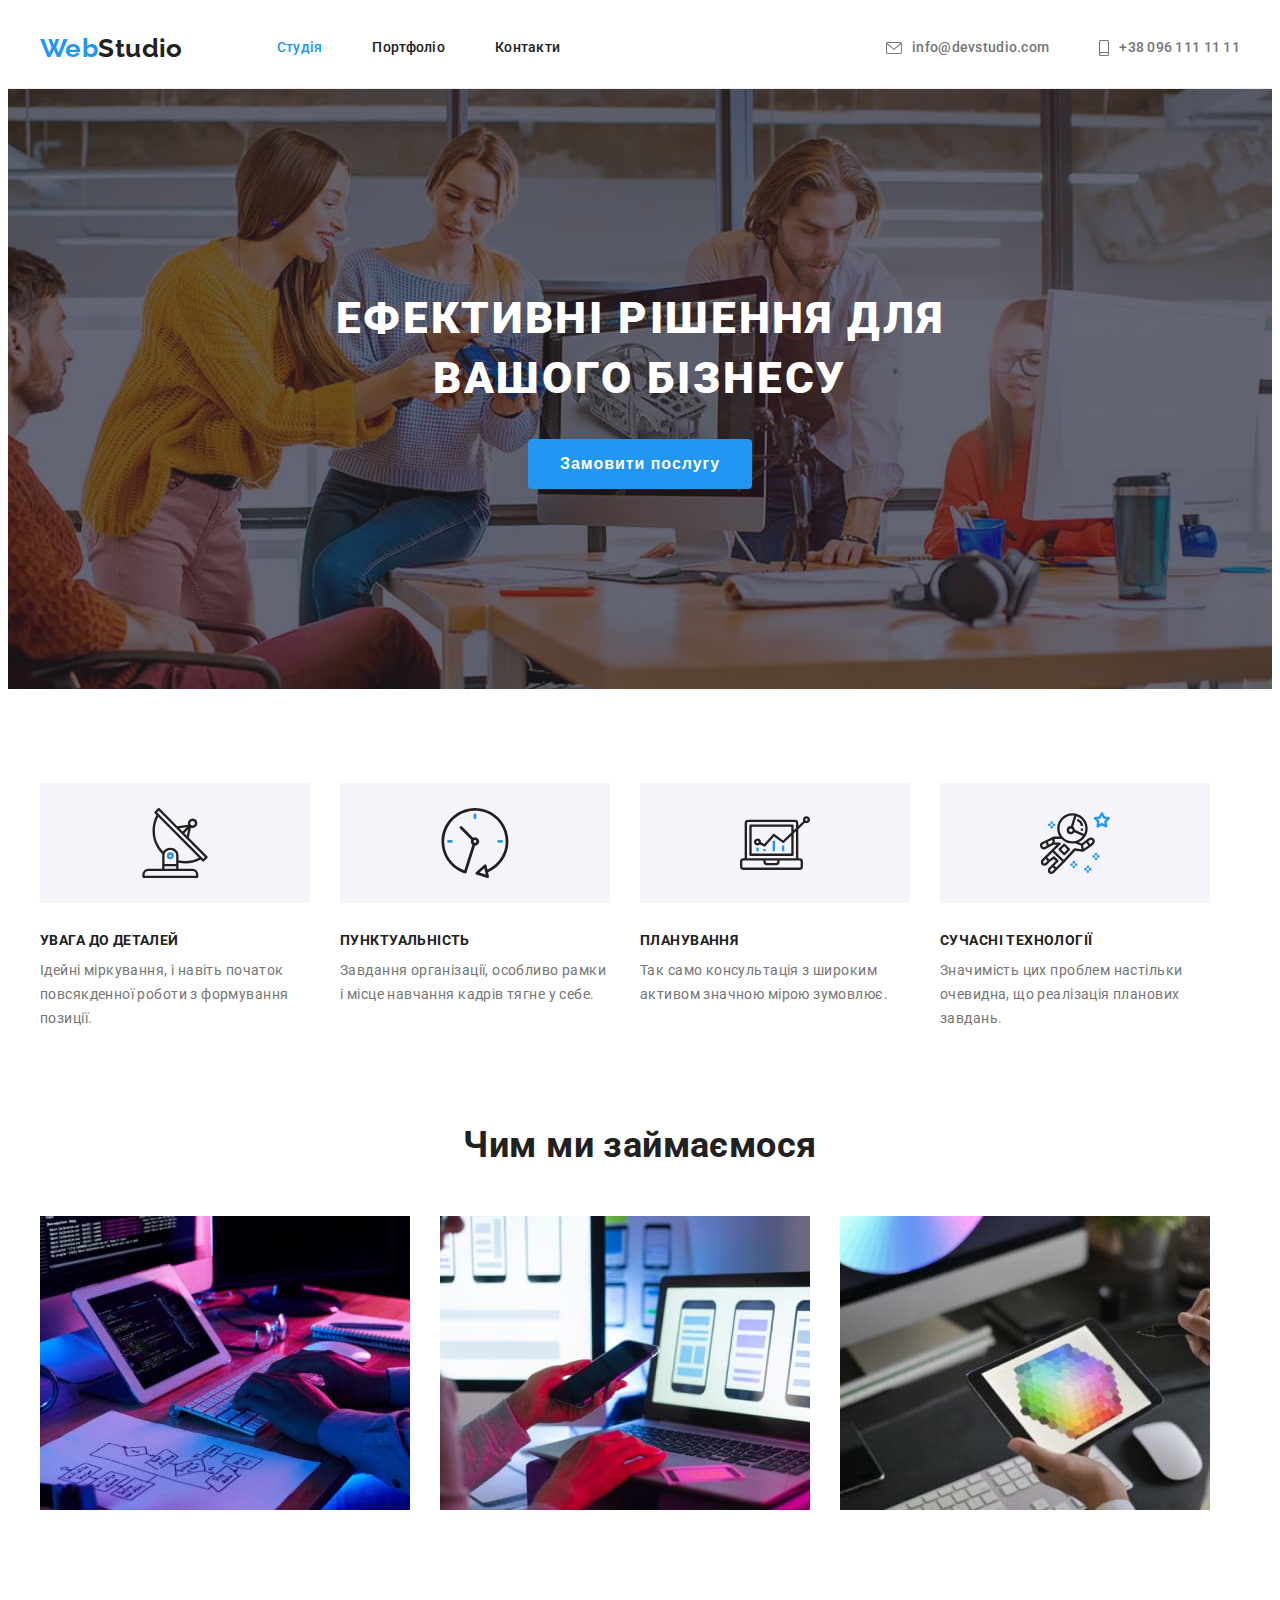
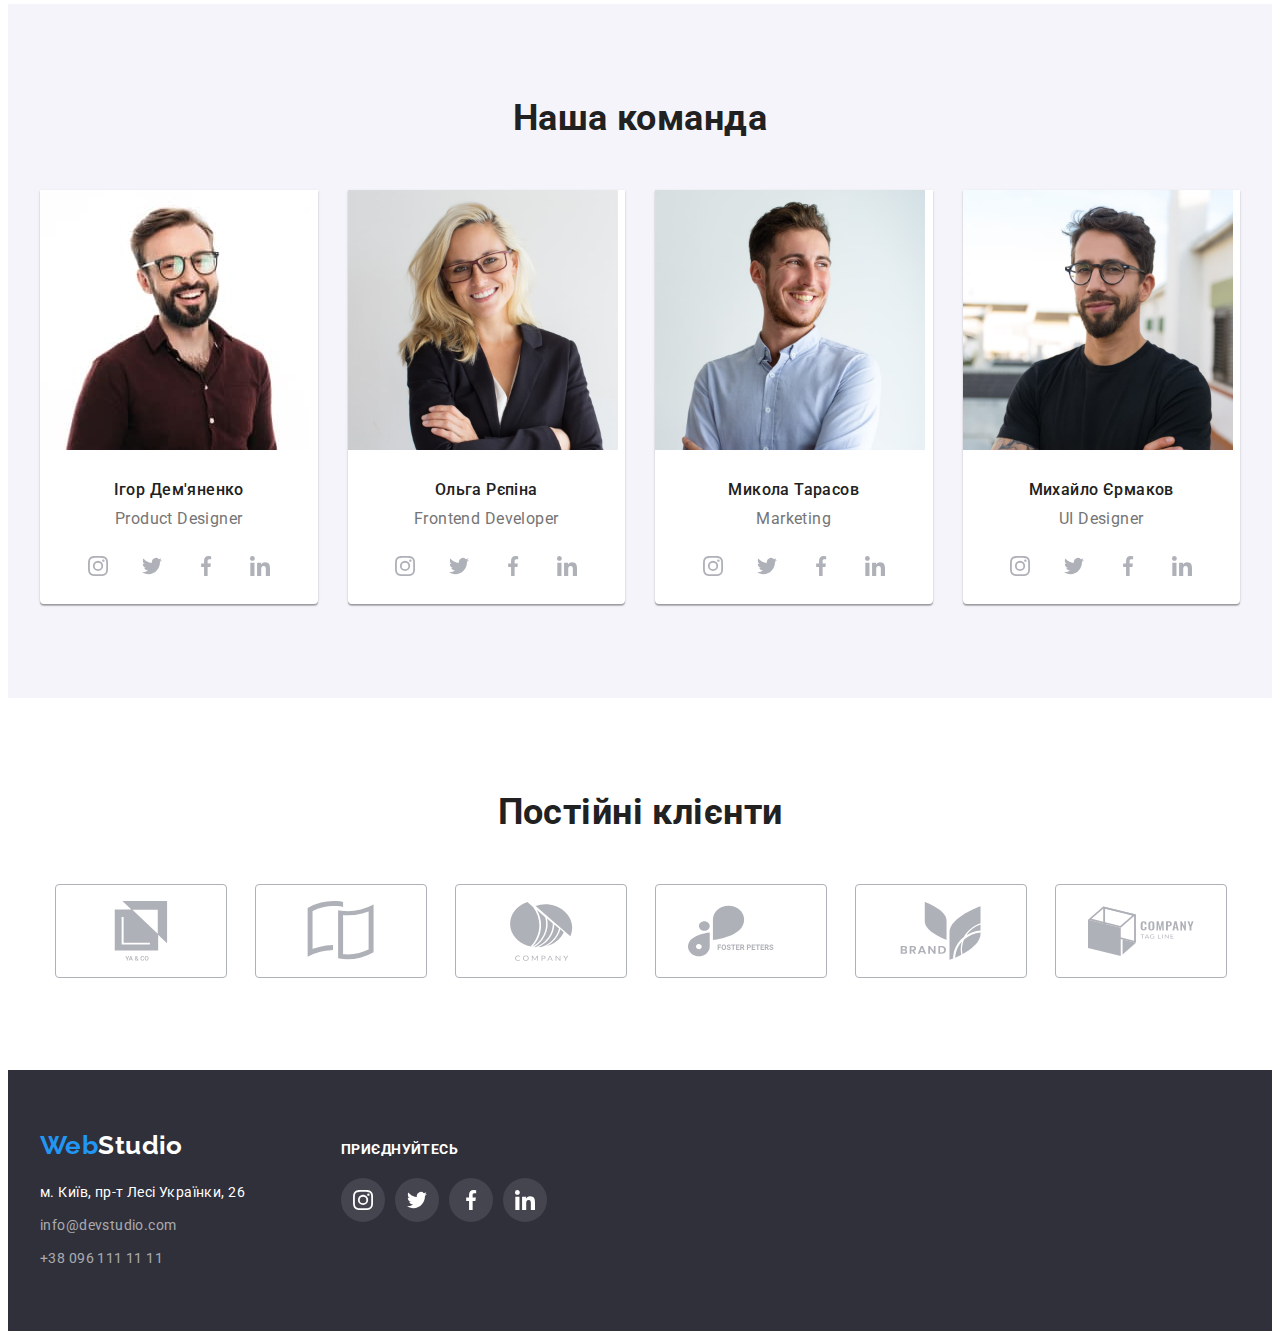
<file: index.html>
<!DOCTYPE html>
<html lang="uk">
  <head>
    <meta charset="UTF-8" />
    <meta http-equiv="X-UA-Compatible" content="IE=edge" />
    <meta name="viewport" content="width=device-width, initial-scale=1.0" />
    <title>WebStudio</title>
    <link
      href="https://fonts.googleapis.com/css2?family=Raleway:wght@700&family=Roboto:wght@400;500;700;900&display=swap"
      rel="stylesheet"
    />
    <link
      rel="stylesheet"
      href="https://cdnjs.cloudflare.com/ajax/libs/modern-normalize/1.1.0/modern-normalize.min.css"
      integrity="sha512-wpPYUAdjBVSE4KJnH1VR1HeZfpl1ub8YT/NKx4PuQ5NmX2tKuGu6U/JRp5y+Y8XG2tV+wKQpNHVUX03MfMFn9Q=="
      crossorigin="anonymous"
      referrerpolicy="no-referrer"
    />
    <link rel="stylesheet" href="./css/styles.css" />
  </head>
  <body>
    <header class="header">
      <div class="container">
        <!-- Navigation part -->
        <nav class="nav">
          <a href="./index.html" class="logo"
            >Web<span class="logo-part">Studio</span></a
          >
          <ul class="nav-list list">
            <li>
              <a href="./index.html" class="nav-link link current">Студія</a>
            </li>
            <li>
              <a href="./portfolio.html" class="nav-link link">Портфоліо</a>
            </li>
            <li><a href="" class="nav-link link">Контакти</a></li>
          </ul>
        </nav>
        <ul class="contact-list list">
          <li>
            <a href="mailto:info@devstudio.com" class="contact-link link">
              <svg width="16" height="12" class="contact-icons">
                <use href="./images/icons.svg#icon-envelope"></use></svg
              >info@devstudio.com</a
            >
          </li>
          <li>
            <a href="tel:+380961111111" class="contact-link link"
              ><svg width="10" height="16" class="contact-icons">
                <use href="./images/icons.svg#icon-smartphone"></use></svg
              >+38 096 111 11 11</a
            >
          </li>
        </ul>
      </div>
    </header>
    <!---- Hero ---->
    <main class="main-part">
      <section class="section hero overlay">
        <div class="container">
          <h1 class="hero-title">Ефективні рішення для вашого бізнесу</h1>
          <button type="button" class="hero-btn">Замовити послугу</button>
        </div>
      </section>
      <!-- Features -->
      <section class="section">
        <div class="container">
          <h2 class="visually-hidden">Особливості</h2>
          <ul class="features-list list">
            <li class="feature-item">
              <div class="feature-svg">
                <svg width="70" height="70" class="feature-item-icons">
                  <use href="./images/icons.svg#icon-antenna"></use>
                </svg>
              </div>
              <h3 class="feature-title">УВАГА ДО ДЕТАЛЕЙ</h3>
              <p class="feature-text">
                Ідейні міркування, і навіть початок повсякденної роботи з
                формування позиції.
              </p>
            </li>
            <li class="feature-item">
              <div class="feature-svg">
                <svg width="70" height="70" class="feature-item-icons">
                  <use href="./images/icons.svg#icon-clock"></use>
                </svg>
              </div>
              <h3 class="feature-title">ПУНКТУАЛЬНІСТЬ</h3>
              <p class="feature-text">
                Завдання організації, особливо рамки і місце навчання кадрів
                тягне у себе.
              </p>
            </li>
            <li class="feature-item">
              <div class="feature-svg">
                <svg width="70" height="70" class="feature-item-icons">
                  <use href="./images/icons.svg#icon-diagram"></use>
                </svg>
              </div>
              <h3 class="feature-title">ПЛАНУВАННЯ</h3>
              <p class="feature-text">
                Так само консультація з широким активом значною мірою зумовлює.
              </p>
            </li>
            <li class="feature-item">
              <div class="feature-svg">
                <svg width="70" height="70" class="feature-item-icons">
                  <use href="./images/icons.svg#icon-astronaut"></use>
                </svg>
              </div>
              <h3 class="feature-title">СУЧАСНІ ТЕХНОЛОГІЇ</h3>
              <p class="feature-text">
                Значимість цих проблем настільки очевидна, що реалізація
                планових завдань.
              </p>
            </li>
          </ul>
        </div>
      </section>
      <!----- Work ----->
      <section class="section work">
        <div class="container">
          <h2 class="section-title title">Чим ми займаємося</h2>
          <ul class="work-list list">
            <li>
              <img
                src="./images/img1.jpg"
                alt="десктопні додатки"
                width="370"
              />
            </li>
            <li>
              <img src="./images/img2.jpg" alt="мобільні додатки" width="370" />
            </li>
            <li>
              <img
                src="./images/img3.jpg"
                alt="дизайнерські рішення"
                width="370"
              />
            </li>
          </ul>
        </div>
      </section>
      <!------ Command ------>
      <section class="section command">
        <div class="container">
          <h2 class="section-title command-title">Наша команда</h2>
          <ul class="command-list list">
            <li class="command-item">
              <img
                src="./images/faces/img1.jpg"
                alt="1 член команди"
                width="270"
              />
              <div class="user">
                <h3 class="command-member">Ігор Дем'яненко</h3>
                <p lang="en" class="command-position">Product Designer</p>
                <ul class="command-soc-list list">
                  <li class="command-soc-items">
                    <a href="#" class="command-soc-link link">
                      <svg width="20" height="20" class="command-soc-icons">
                        <use href="./images/icons.svg#icon-instagram"></use>
                      </svg>
                    </a>
                  </li>
                  <li class="command-soc-items">
                    <a href="#" class="command-soc-link link">
                      <svg width="20" height="20" class="command-soc-icons">
                        <use href="./images/icons.svg#icon-twitter"></use>
                      </svg>
                    </a>
                  </li>
                  <li class="command-soc-items">
                    <a href="#" class="command-soc-link link">
                      <svg width="20" height="20" class="command-soc-icons">
                        <use href="./images/icons.svg#icon-facebook"></use>
                      </svg>
                    </a>
                  </li>
                  <li class="command-soc-items">
                    <a href="#" class="command-soc-link link">
                      <svg width="20" height="20" class="command-soc-icons">
                        <use href="./images/icons.svg#icon-linkedin"></use>
                      </svg>
                    </a>
                  </li>
                </ul>
              </div>
            </li>
            <li class="command-item">
              <img
                src="./images/faces/img2.jpg"
                alt="2 член команди"
                width="270"
              />
              <div class="user">
                <h3 class="command-member">Ольга Рєпіна</h3>
                <p lang="en" class="command-position">Frontend Developer</p>

                <ul class="command-soc-list list">
                  <li class="command-soc-items">
                    <a href="#" class="command-soc-link link">
                      <svg width="20" height="20" class="command-soc-icons">
                        <use href="./images/icons.svg#icon-instagram"></use>
                      </svg>
                    </a>
                  </li>
                  <li class="command-soc-items">
                    <a href="#" class="command-soc-link link">
                      <svg width="20" height="20" class="command-soc-icons">
                        <use href="./images/icons.svg#icon-twitter"></use>
                      </svg>
                    </a>
                  </li>
                  <li class="command-soc-items">
                    <a href="#" class="command-soc-link link">
                      <svg width="20" height="20" class="command-soc-icons">
                        <use href="./images/icons.svg#icon-facebook"></use>
                      </svg>
                    </a>
                  </li>
                  <li class="command-soc-items">
                    <a href="#" class="command-soc-link link">
                      <svg width="20" height="20" class="command-soc-icons">
                        <use href="./images/icons.svg#icon-linkedin"></use>
                      </svg>
                    </a>
                  </li>
                </ul>
              </div>
            </li>
            <li class="command-item">
              <img
                src="./images/faces/img3.jpg"
                alt="3 член команди"
                width="270"
              />
              <div class="user">
                <h3 class="command-member">Микола Тарасов</h3>
                <p lang="en" class="command-position">Marketing</p>

                <ul class="command-soc-list list">
                  <li class="command-soc-items">
                    <a href="#" class="command-soc-link link">
                      <svg width="20" height="20" class="command-soc-icons">
                        <use href="./images/icons.svg#icon-instagram"></use>
                      </svg>
                    </a>
                  </li>
                  <li class="command-soc-items">
                    <a href="#" class="command-soc-link link">
                      <svg width="20" height="20" class="command-soc-icons">
                        <use href="./images/icons.svg#icon-twitter"></use>
                      </svg>
                    </a>
                  </li>
                  <li class="command-soc-items">
                    <a href="#" class="command-soc-link link">
                      <svg width="20" height="20" class="command-soc-icons">
                        <use href="./images/icons.svg#icon-facebook"></use>
                      </svg>
                    </a>
                  </li>
                  <li class="command-soc-items">
                    <a href="#" class="command-soc-link link">
                      <svg width="20" height="20" class="command-soc-icons">
                        <use href="./images/icons.svg#icon-linkedin"></use>
                      </svg>
                    </a>
                  </li>
                </ul>
              </div>
            </li>
            <li class="command-item">
              <img
                src="./images/faces/img4.jpg"
                alt="4 член команди"
                width="270"
              />
              <div class="user">
                <h3 class="command-member">Михайло Єрмаков</h3>
                <p lang="en" class="command-position">UI Designer</p>

                <ul class="command-soc-list list">
                  <li class="command-soc-items">
                    <a href="#" class="command-soc-link link">
                      <svg width="20" height="20" class="command-soc-icons">
                        <use href="./images/icons.svg#icon-instagram"></use>
                      </svg>
                    </a>
                  </li>
                  <li class="command-soc-items">
                    <a href="#" class="command-soc-link link">
                      <svg width="20" height="20" class="command-soc-icons">
                        <use href="./images/icons.svg#icon-twitter"></use>
                      </svg>
                    </a>
                  </li>
                  <li class="command-soc-items">
                    <a href="#" class="command-soc-link link">
                      <svg width="20" height="20" class="command-soc-icons">
                        <use href="./images/icons.svg#icon-facebook"></use>
                      </svg>
                    </a>
                  </li>
                  <li class="command-soc-items">
                    <a href="#" class="command-soc-link link">
                      <svg width="20" height="20" class="command-soc-icons">
                        <use href="./images/icons.svg#icon-linkedin"></use>
                      </svg>
                    </a>
                  </li>
                </ul>
              </div>
            </li>
          </ul>
        </div>
      </section>
      <!----- Regular customers ----->
      <section class="section clients">
        <div class="container">
          <h2 class="section-title clients-title">Постійні клієнти</h2>
          <ul class="clients-list list">
            <li class="clients-item">
              <a href="#" class="clients-link link"
                ><svg width="106" height="60" class="clients-icons">
                  <use href="./images/icons.svg#icon-client-1"></use></svg
              ></a>
            </li>
            <li class="clients-item">
              <a href="#" class="clients-link link"
                ><svg width="106" height="60" class="clients-icons">
                  <use href="./images/icons.svg#icon-client-2"></use></svg
              ></a>
            </li>
            <li class="clients-item">
              <a href="#" class="clients-link link"
                ><svg width="106" height="60" class="clients-icons">
                  <use href="./images/icons.svg#icon-client-3"></use></svg
              ></a>
            </li>
            <li class="clients-item">
              <a href="#" class="clients-link link"
                ><svg width="106" height="60" class="clients-icons">
                  <use href="./images/icons.svg#icon-client-4"></use></svg
              ></a>
            </li>
            <li class="clients-item">
              <a href="#" class="clients-link link"
                ><svg width="106" height="60" class="clients-icons">
                  <use href="./images/icons.svg#icon-client-5"></use></svg
              ></a>
            </li>
            <li class="clients-item">
              <a href="#" class="clients-link link"
                ><svg width="106" height="60" class="clients-icons">
                  <use href="./images/icons.svg#icon-client-6"></use></svg
              ></a>
            </li>
          </ul>
        </div>
      </section>
    </main>
    <!-- Футер -->
    <footer class="footer">
      <div class="container container-position">
        <div class="address position">
          <a href="./index.html" class="logfoot"
            >Web<span class="logo-item">Studio</span></a
          >
          <address class="address">
            <ul class="address-list list">
              <li>
                <a
                  href="https://goo.gl/maps/gvaD3csY2YhePkUS9"
                  target="_blank"
                  rel="noreferrer noopener"
                  class="address-location"
                  >м. Київ, пр-т Лесі Українки, 26
                </a>
              </li>
              <li>
                <a href="mailto:info@devstudio.com" class="footer-contact"
                  >info@devstudio.com</a
                >
              </li>
              <li>
                <a href="tel:+380961111111" class="footer-contact"
                  >+38 096 111 11 11</a
                >
              </li>
            </ul>
          </address>
        </div>

        <div class="position social-links">
          <h3 class="social-title">Приєднуйтесь</h3>
          <ul class="social-list list">
            <li class="social-items">
              <a href="#" class="social-link link">
                <svg width="20" height="20" class="social-icons">
                  <use href="./images/icons.svg#icon-instagram"></use>
                </svg>
              </a>
            </li>
            <li class="social-items">
              <a href="#" class="social-link link">
                <svg width="20" height="20" class="social-icons">
                  <use href="./images/icons.svg#icon-twitter"></use>
                </svg>
              </a>
            </li>
            <li class="social-items">
              <a href="#" class="social-link link">
                <svg width="20" height="20" class="social-icons">
                  <use href="./images/icons.svg#icon-facebook"></use>
                </svg>
              </a>
            </li>
            <li class="social-items">
              <a href="#" class="social-link link">
                <svg width="20" height="20" class="social-icons">
                  <use href="./images/icons.svg#icon-linkedin"></use>
                </svg>
              </a>
            </li>
          </ul>
        </div>
      </div>
    </footer>
  </body>
</html>
</file>
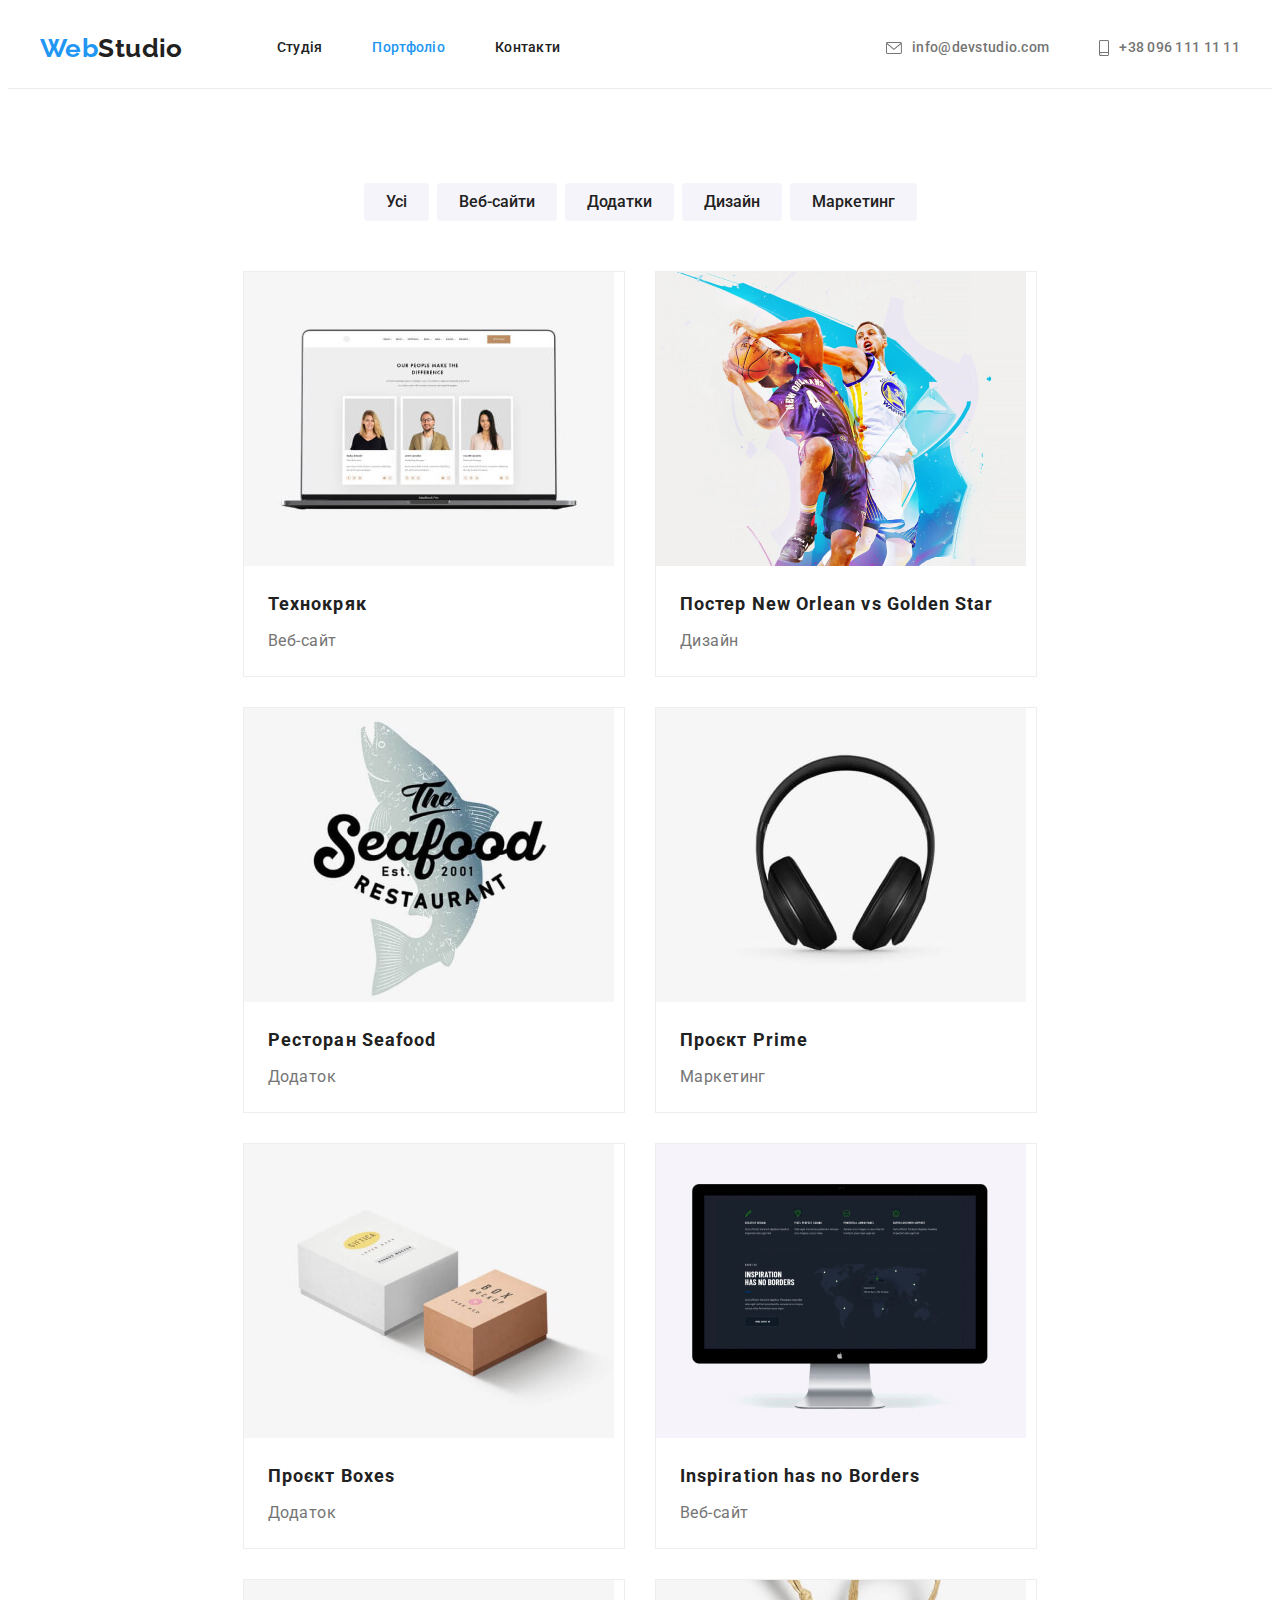
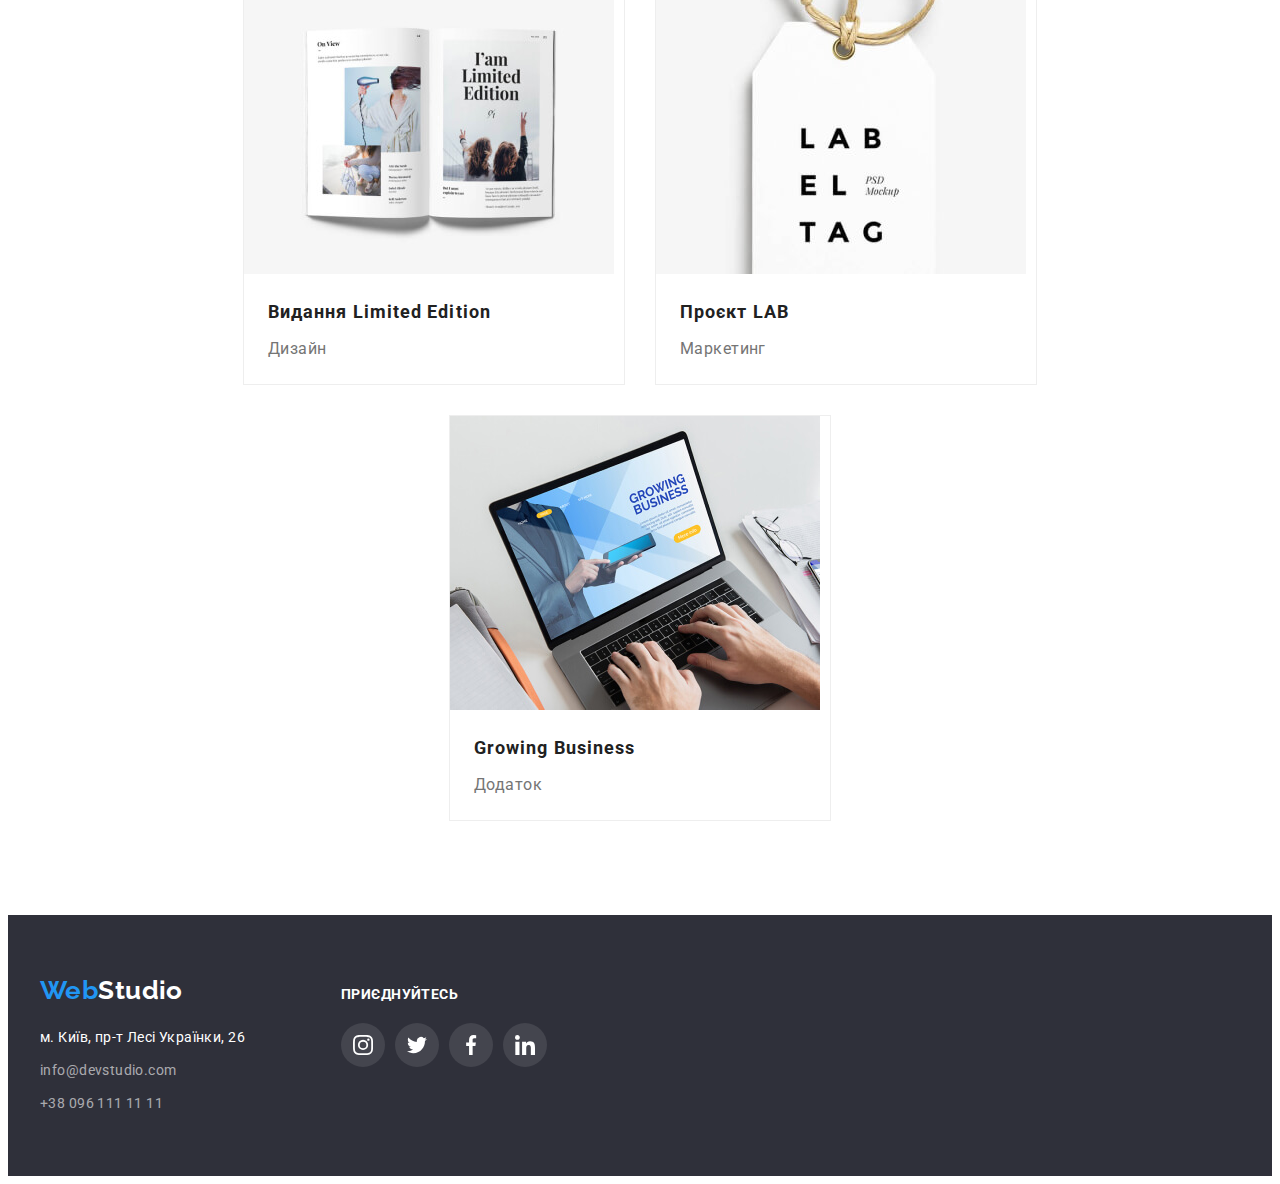
<file: portfolio.html>
<!DOCTYPE html>
<html lang="uk">
  <head>
    <meta charset="UTF-8" />
    <meta http-equiv="X-UA-Compatible" content="IE=edge" />
    <meta name="viewport" content="width=device-width, initial-scale=1.0" />
    <title>Portfolio</title>
    <link
      href="https://fonts.googleapis.com/css2?family=Raleway:wght@700&family=Roboto:wght@400;500;700;900&display=swap"
      rel="stylesheet"
    />
    <link
      rel="stylesheet"
      href="https://cdnjs.cloudflare.com/ajax/libs/modern-normalize/1.1.0/modern-normalize.min.css"
      integrity="sha512-wpPYUAdjBVSE4KJnH1VR1HeZfpl1ub8YT/NKx4PuQ5NmX2tKuGu6U/JRp5y+Y8XG2tV+wKQpNHVUX03MfMFn9Q=="
      crossorigin="anonymous"
      referrerpolicy="no-referrer"
    />
    <link rel="stylesheet" href="./css/styles.css" />
  </head>
  <body>
    <header class="header">
      <div class="container">
        <!-- Навігація  сторінки-->
        <nav class="nav">
          <a href="./index.html" class="logo"
            >Web<span class="logo-part">Studio</span></a
          >
          <ul class="nav-list list">
            <li><a href="./index.html" class="nav-link link">Студія</a></li>
            <li>
              <a href="./portfolio.html" class="nav-link link current"
                >Портфоліо</a
              >
            </li>
            <li><a href="" class="nav-link link">Контакти</a></li>
          </ul>
        </nav>
        <ul class="contact-list list">
          <li>
            <a href="mailto:info@devstudio.com" class="contact-link link">
              <svg width="16" height="12" class="contact-icons">
                <use href="./images/icons.svg#icon-envelope"></use></svg
              >info@devstudio.com</a
            >
          </li>
          <li>
            <a href="tel:+380961111111" class="contact-link link"
              ><svg width="10" height="16" class="contact-icons">
                <use href="./images/icons.svg#icon-smartphone"></use></svg
              >+38 096 111 11 11</a
            >
          </li>
        </ul>
      </div>
    </header>
    <!-- Мейн -->
    <main class="main-part">
      <section class="section">
        <div class="container">
          <!-- Всі кнопки -->
          <h1 class="visually-hidden">Всі кнопки</h1>
          <ul class="buttons-list">
            <li><button type="button" class="buttons-btn btn">Усі</button></li>
            <li>
              <button type="button" class="buttons-btn btn">Веб-сайти</button>
            </li>
            <li>
              <button type="button" class="buttons-btn btn">Додатки</button>
            </li>
            <li>
              <button type="button" class="buttons-btn btn">Дизайн</button>
            </li>
            <li>
              <button type="button" class="buttons-btn btn">Маркетинг</button>
            </li>
          </ul>
          <!-- Приклади проєктів -->
          <ul class="projects-list list">
            <li class="project-item">
              <img
                src="./images/portfolio/img-1.jpg"
                alt="Веб-сайт"
                width="370"
              />
              <div class="project">
                <h2 class="project-title">Технокряк</h2>
                <p class="project-info">Веб-сайт</p>
              </div>
            </li>
            <li class="project-item">
              <img
                src="./images/portfolio/img-2.jpg"
                alt="Дизайн"
                width="370"
              />
              <div class="project">
                <h2 class="project-title">
                  Постер <span lang="en">New Orlean vs Golden Star</span>
                </h2>
                <p class="project-info">Дизайн</p>
              </div>
            </li>
            <li class="project-item">
              <img
                src="./images/portfolio/img-3.jpg"
                alt="Додаток"
                width="370"
              />
              <div class="project">
                <h2 class="project-title">
                  Ресторан <span lang="en">Seafood</span>
                </h2>
                <p class="project-info">Додаток</p>
              </div>
            </li>
            <li class="project-item">
              <img
                src="./images/portfolio/img-4.jpg"
                alt="Маркетинг"
                width="370"
              />
              <div class="project">
                <h2 class="project-title">
                  Проєкт <span lang="en">Prime</span>
                </h2>
                <p class="project-info">Маркетинг</p>
              </div>
            </li>
            <li class="project-item">
              <img
                src="./images/portfolio/img-5.jpg"
                alt="Додаток"
                width="370"
              />
              <div class="project">
                <h2 class="project-title">
                  Проєкт <span lang="en">Boxes</span>
                </h2>
                <p class="project-info">Додаток</p>
              </div>
            </li>
            <li class="project-item">
              <img
                src="./images/portfolio/img-6.jpg"
                alt="Веб-сайт"
                width="370"
              />
              <div class="project">
                <h2 lang="en" class="project-title">
                  Inspiration has no Borders
                </h2>
                <p class="project-info">Веб-сайт</p>
              </div>
            </li>
            <li class="project-item">
              <img
                src="./images/portfolio/img-7.jpg"
                alt="Дизайн"
                width="370"
              />
              <div class="project">
                <h2 class="project-title">
                  Видання <span lang="en">Limited Edition</span>
                </h2>
                <p class="project-info">Дизайн</p>
              </div>
            </li>
            <li class="project-item">
              <img
                src="./images/portfolio/img-8.jpg"
                alt="Маркетинг"
                width="370"
              />
              <div class="project">
                <h2 class="project-title">Проєкт <span lang="en">LAB</span></h2>
                <p class="project-info">Маркетинг</p>
              </div>
            </li>
            <li class="project-item">
              <img
                src="./images/portfolio/img-9.jpg"
                alt="Додаток"
                width="370"
              />
              <div class="project">
                <h2 lang="en" class="project-title">Growing Business</h2>
                <p class="project-info">Додаток</p>
              </div>
            </li>
          </ul>
        </div>
      </section>
    </main>
    <!-- Футер -->
    <footer class="footer">
      <div class="container container-position">
        <div class="address position">
          <a href="./index.html" class="logfoot"
            >Web<span class="logo-item">Studio</span></a
          >
          <address class="address">
            <ul class="address-list list">
              <li>
                <a
                  href="https://goo.gl/maps/gvaD3csY2YhePkUS9"
                  target="_blank"
                  rel="noreferrer noopener"
                  class="address-location"
                  >м. Київ, пр-т Лесі Українки, 26
                </a>
              </li>
              <li>
                <a href="mailto:info@devstudio.com" class="footer-contact"
                  >info@devstudio.com</a
                >
              </li>
              <li>
                <a href="tel:+380961111111" class="footer-contact"
                  >+38 096 111 11 11</a
                >
              </li>
            </ul>
          </address>
        </div>

        <div class="position social-links">
          <h3 class="social-title">Приєднуйтесь</h3>
          <ul class="social-list list">
            <li class="social-items">
              <a href="#" class="social-link link">
                <svg width="20" height="20" class="social-icons">
                  <use href="./images/icons.svg#icon-instagram"></use>
                </svg>
              </a>
            </li>
            <li class="social-items">
              <a href="#" class="social-link link">
                <svg width="20" height="20" class="social-icons">
                  <use href="./images/icons.svg#icon-twitter"></use>
                </svg>
              </a>
            </li>
            <li class="social-items">
              <a href="#" class="social-link link">
                <svg width="20" height="20" class="social-icons">
                  <use href="./images/icons.svg#icon-facebook"></use>
                </svg>
              </a>
            </li>
            <li class="social-items">
              <a href="#" class="social-link link">
                <svg width="20" height="20" class="social-icons">
                  <use href="./images/icons.svg#icon-linkedin"></use>
                </svg>
              </a>
            </li>
          </ul>
        </div>
      </div>
    </footer>
  </body>
</html>
</file>
<file: css/styles.css>
:root {
  --primary-text-color: #212121;
  --secondary-text-color: #ffffff;
  --third-text-color: #afb1b8;
  --accent-color: #2196f3;
  --text-color: #757575;
  --main-background-color: #ffffff;
  --secondary-background-color: #2f303a;
  --third-background-color: #f5f4fa;
  --border-color: #eeeeee;
  --info-color: rgba(255, 255, 255, 0.6);

  --main-padding: 94px;
}
/* ----- Reset ---- */
p,
h1,
h2,
h3,
h4,
h5,
h6 {
  margin: 0px;
}
ul {
  margin: 0px;
}
.list {
  margin: 0px;
  padding: 0px;
  list-style: none;
}
.link {
  text-decoration: none;
  color: inherit;
}
img {
  display: block;
  max-width: 100%;
  height: auto;
}
body {
  color: var(--primary-text-color);
  background-color: var(--main-background-color);

  font-family: 'Roboto', 'Raleway', sans-serif;
  color: var(--primary-text-color);
  font-size: 14px;
  line-height: 1.71;
  letter-spacing: 0.03em;
}
/* -------- universal classes ------------*/
.container {
  width: 1200px;
  padding: 0px 15px;
  margin: 0 auto;
  /* outline: 2px solid tomato; */
}

.nav-link,
.section-link {
  font-weight: 500;
  line-height: 1.14;
  letter-spacing: 0.02em;
}
.section {
  padding: var(--main-padding) 0;
}
.section-title {
  font-size: 36px;
  line-height: 1.16;
  text-align: center;
  margin-bottom: 50px;
}
.feature-title,
.social-title {
  font-size: 14px;
  line-height: 1.14;
  text-transform: uppercase;
  margin-bottom: 10px;
}
.buttons-list {
  list-style: none;
  display: flex;
  justify-content: center;
  padding: 0;
  margin-bottom: 50px;
  gap: 8px;
}
/* .buttons-list > li:not(:last-child) {
  margin-right: 8px;
} */
/* ------ Hide headers -------*/
.visually-hidden {
  position: absolute;
  width: 1px;
  height: 1px;
  margin: -1px;
  border: 0;
  padding: 0;
  white-space: nowrap;
  overflow: hidden;
}
/* --------- Header ----------*/
.header .container {
  display: flex;
  align-items: center;
}
.nav {
  display: flex;
  align-items: center;
}
.nav-list {
  display: flex;
}
.nav-list > li:not(:last-child) {
  margin-right: 50px;
}
.nav-link {
  display: block;
  padding: 32px 0;
}
.header {
  border-bottom: 1px solid #ececec;
}
.logo,
.logfoot {
  color: var(--accent-color);
  text-decoration: none;

  font-family: 'Raleway';
  font-weight: 700;
  font-size: 26px;
  line-height: 1.19;
}
.logo {
  display: flex;
  margin-right: 94px;
}
.logo-part {
  color: var(--primary-text-color);
}
.contact-list {
  display: flex;
  margin-left: auto;
  gap: 50px;
}
.contact-link {
  color: var(--text-color);
  text-decoration: none;

  font-weight: 500;
  line-height: 1.14;
  letter-spacing: 0.02em;
  display: flex;
  padding: 32px 0;
  align-items: center;
}
.contact-icons {
  fill: currentColor;
  margin-right: 10px;
}
.contact-link:hover,
.contact-link:focus {
  color: var(--accent-color);
}
/* ------ Navigation part ------- */
.nav-link:hover,
.nav-link:focus {
  color: var(--accent-color);
}
.nav-link.current {
  color: var(--accent-color);
}
/* ------- Hero -------- */
.hero {
  background-color: var(--secondary-background-color);
  padding: 200px 0;
}
.hero-title {
  color: var(--secondary-text-color);
  font-weight: 900;
  font-size: 44px;
  line-height: 1.36;
  text-align: center;
  letter-spacing: 0.06em;
  text-transform: uppercase;

  display: block;
  margin: 0 auto;
  max-width: 696px;
  margin-bottom: 30px;
}
.hero-btn {
  border: none;
  color: var(--secondary-text-color);
  background-color: var(--accent-color);

  font-weight: 700;
  font-size: 16px;
  line-height: 1.88;
  letter-spacing: 0.06em;
  border-radius: 4px;

  cursor: pointer;
  display: block;
  margin: 0 auto;
  padding: 10px 32px;
}

/* ----- Overlay ------ */
.overlay {
  background: #c4c4c4;
  max-width: 1600px;
  margin-left: auto;
  margin-right: auto;
  background-image: linear-gradient(to right, rgba(47, 48, 58, 0.4), rgba(47, 48, 58, 0.4)),
    url(../images/overlay.jpg);
  background-size: cover;
  background-position: center;
  background-repeat: no-repeat;
}
/* ------- Work -------- */
.work {
  padding-top: 0px;
}
.work-list {
  display: flex;
}
.work-list > li:not(:last-child) {
  margin-right: 30px;
}

/* -------- Features --------------- */
.features-list {
  display: flex;
}
.feature-item:not(:last-child) {
  margin-right: 30px;
}
.feature-svg {
  background-color: var(--third-background-color);
  width: 270px;
  height: 120px;
  margin-bottom: 30px;
  display: flex;
  justify-content: center;
  align-items: center;
}
.feature-text {
  color: var(--text-color);
  max-width: 270px;
}
/* ---------------- Command ------------------ */
.command {
  background-color: #f5f4fa;
}
.user {
  padding-top: 30px;
  padding-bottom: 16px;
}
.command-member {
  font-weight: 500;
  font-size: 16px;
  line-height: 1.19;
  text-align: center;
}
.command-position {
  color: var(--text-color);
  font-size: 16px;
  line-height: 1.19;
  text-align: center;
  margin-bottom: 16px;
}
.command-soc-list {
  display: flex;
  justify-content: center;
  align-items: center;
  gap: 10px;
}
.command-soc-items {
  width: 44px;
  height: 44px;
}
.command-soc-link {
  width: 100%;
  height: 100%;
  border-radius: 50%;
  background-color: var(--secondary-text-color);
  display: flex;
  justify-content: center;
  align-items: center;
}
/* .command-soc-link:hover {
  background-color: var(--accent-color);
}
.command-soc-icons:hover {
  fill: var(--secondary-text-color);
} */

.command-soc-link:hover,
.command-soc-link:focus,
.command-soc-link:hover .command-soc-icons,
.command-soc-link:focus .command-soc-icons {
  background-color: var(--accent-color);
  fill: var(--secondary-text-color);
}

.command-soc-icons {
  fill: #afb1b8;
}

/* .command-soc-link:hover {
  background-color: var(--accent-color);
  color: var(--secondary-text-color);
}
.command-soc-icons {
  fill: currentColor;
} */
/* .command-soc-link:hover .command-soc-icons {
  fill: var(--secondary-text-color);
} */

/* .command-soc-icons:hover,
.command-soc-icons:focus {
  fill: var(--secondary-text-color);
} */
.command-list {
  display: flex;
}
.command-list > li:not(:last-child) {
  margin-right: 30px;
}
.command-item {
  background-color: var(--main-background-color);
  flex-basis: calc((100% - 60px) / 3);
  box-shadow: 0px 1px 3px rgba(0, 0, 0, 0.12), 0px 1px 1px rgba(0, 0, 0, 0.14),
    0px 2px 1px rgba(0, 0, 0, 0.2);
  border-radius: 0px 0px 4px 4px;
}
.command-member {
  margin-bottom: 10px;
}

/* Buttons */
.btn {
  border-radius: 4px;
  border: none;
  padding: 6px 22px;
  color: var(--primary-text-color);
  background: var(--third-background-color);
  cursor: pointer;
  font-size: 16px;
  line-height: 1.62;
  font-weight: 500;
  font-family: inherit;
}
.btn:hover,
.btn:focus {
  color: var(--secondary-text-color);
  background: var(--accent-color);
  box-shadow: 0px 3px 1px rgba(0, 0, 0, 0.1), 0px 1px 2px rgba(0, 0, 0, 0.08),
    0px 2px 2px rgba(0, 0, 0, 0.12);
}
/*------- Regular customers -------*/
.clients {
  background-color: var(--main-background-color);
}
.clients-list {
  display: flex;
  justify-content: center;
  align-items: center;
  gap: 30px;
}
.clients-item {
  width: 170px;
  height: 92px;
}
.clients-link {
  width: 100%;
  height: 100%;
  display: flex;
  justify-content: center;
  align-items: center;
  fill: var(--third-text-color);
  border: 1px solid var(--third-text-color);
  border-radius: 4px;
}
.clients-icons {
}
.clients-link:hover,
.clients-link:focus,
.clients-link:hover .clients-icons,
.clients-link:focus .clients-icons {
  border-color: var(--accent-color);
  fill: var(--accent-color);
}
/* ------ Examples of projects ---------- */
.projects-list {
  display: flex;
  flex-wrap: wrap;
  justify-content: center;
  gap: 30px;
}
.project {
  padding: 20px 24px;
}
.project-title {
  font-size: 18px;
  line-height: 2;
  letter-spacing: 0.06em;
  margin-bottom: 4px;
}
.project-info {
  font-size: 16px;
  line-height: 1.88;
  color: var(--text-color);
}
.project-item {
  width: calc((100% - 60px) / 3);
  border: 1px solid #eeeeee;
}
.project-item:hover,
.project-item:focus {
  box-shadow: 0px 1px 1px rgba(0, 0, 0, 0.12), 0px 4px 4px rgba(0, 0, 0, 0.06),
    1px 4px 6px rgba(0, 0, 0, 0.16);
}
.project-item:nth-child(3n) {
  margin-right: 0;
}
/* ----------- Footer ------------- */
.footer {
  background: var(--secondary-background-color);
  padding: 60px 0;
}
.logfoot {
  display: block;
  margin-bottom: 20px;
}
.address {
  font-style: normal;
}
.address-list {
  display: flex;
  flex-direction: column;
  gap: 9px;
}
.address-location,
.logo-item {
  color: var(--secondary-text-color);

  text-decoration: none;
}
.footer-contact {
  color: var(--info-color);

  text-decoration: none;
}
.footer-contact:hover,
.footer-contact:focus {
  color: var(--accent-color);
}
/* ------- Social-links ------ */

.social-links {
  margin-top: 72px 0;
}
.social-title {
  color: var(--secondary-text-color);
  margin-bottom: 20px;
}
.social-list {
  display: flex;
  gap: 10px;
}
.social-items {
  width: 44px;
  height: 44px;
  background-color: rgba(255, 255, 255, 0.1);
  border-radius: 50%;
}

.social-link {
  width: 100%;
  height: 100%;
  border-radius: 50%;
  display: flex;
  justify-content: center;
  align-items: center;
}
.social-link:hover,
.social-link:focus {
  background-color: var(--accent-color);
}

.social-icons {
  fill: var(--secondary-text-color);
}
.container-position {
  display: flex;
  align-items: baseline;
}
.position {
  justify-content: center;
  align-items: center;
  min-width: 231px;
  margin-right: 70px;
}
</file>
